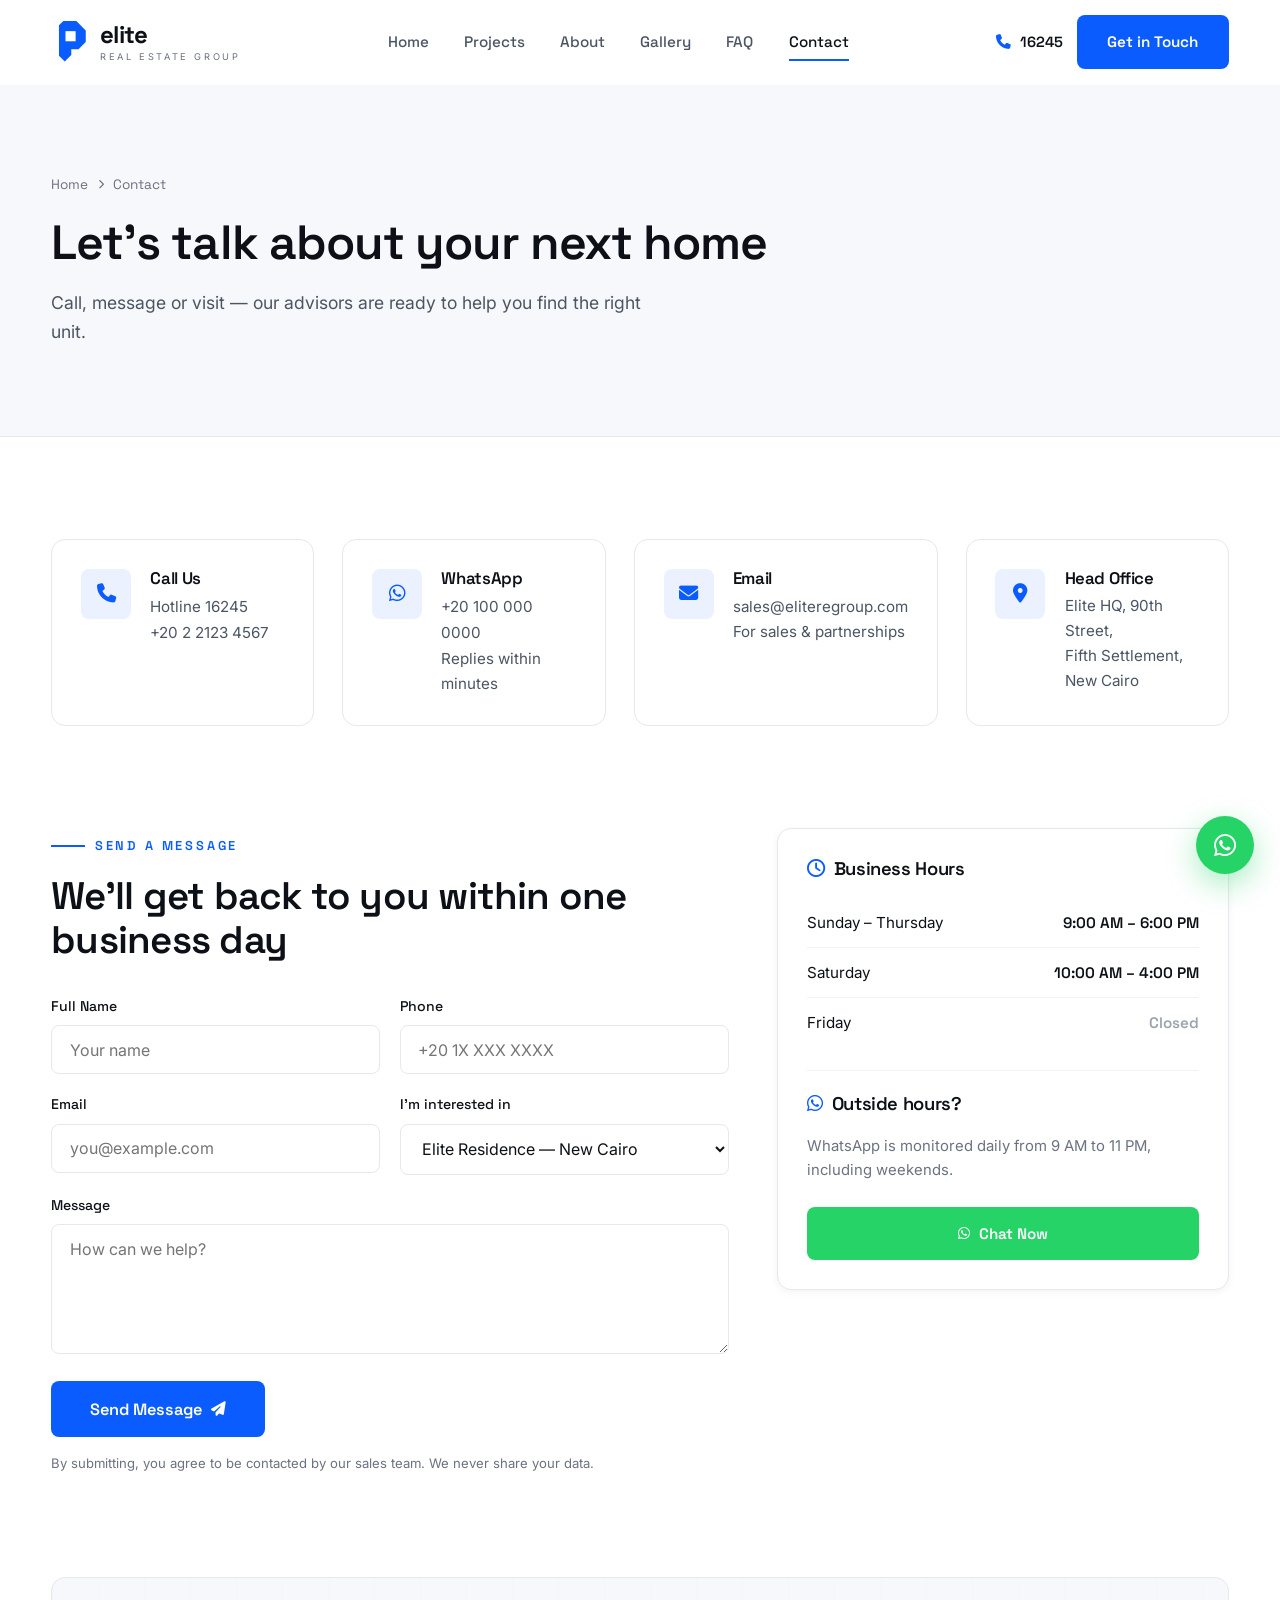
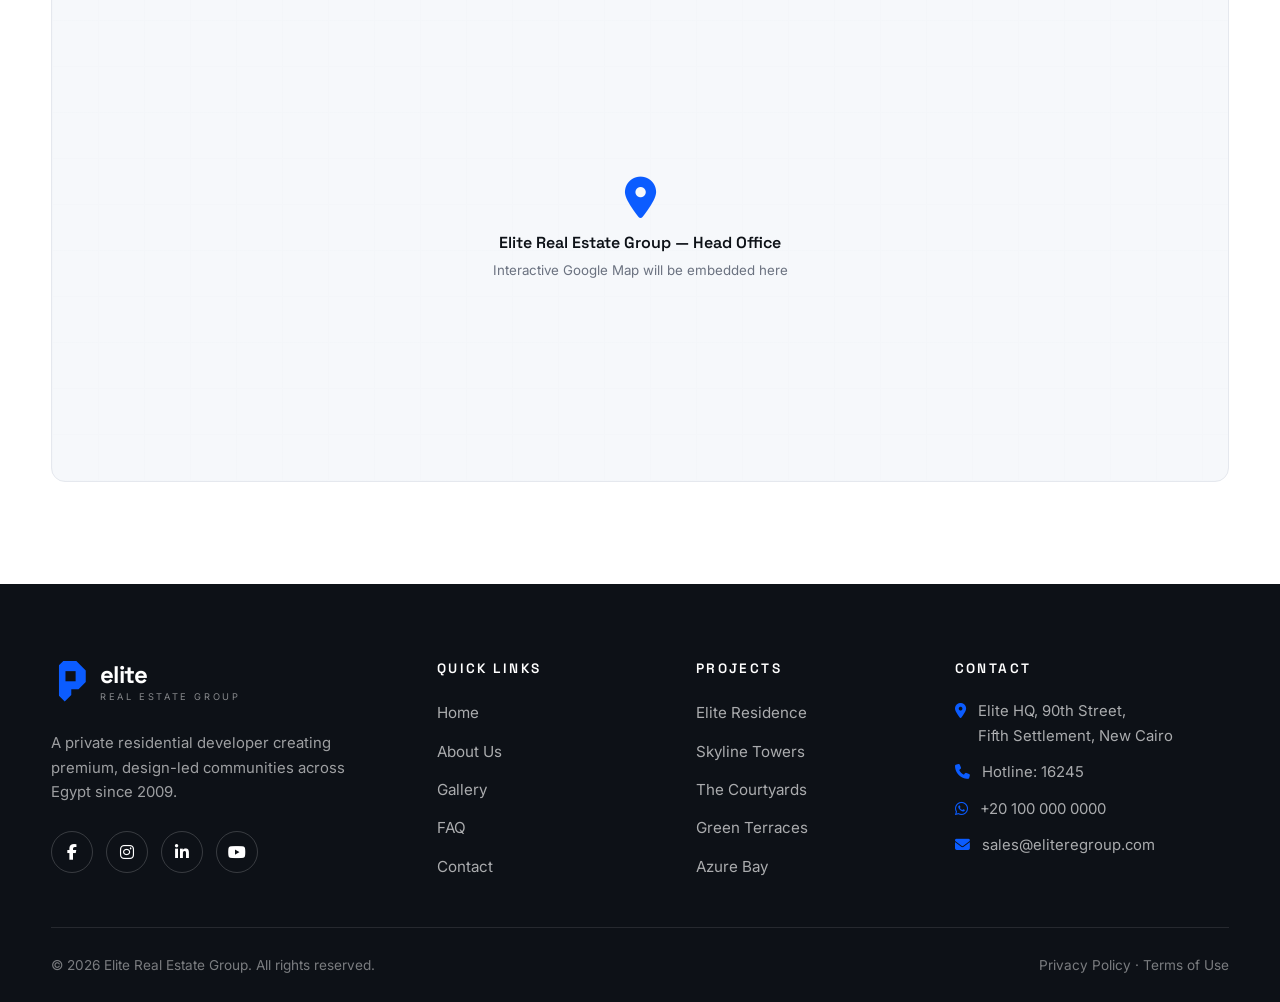
<file: contact.html>
<!DOCTYPE html>
<html lang="en">
<head>
  <meta charset="UTF-8">
  <meta name="viewport" content="width=device-width, initial-scale=1.0">
  <title>Contact Us — Elite Real Estate Group</title>
  <meta name="description" content="Contact Elite Real Estate Group's sales team by phone, WhatsApp, email or visit our headquarters.">
  <link rel="icon" type="image/svg+xml" href="assets/img/logo-mark.svg">
  <link rel="preconnect" href="https://fonts.googleapis.com">
  <link rel="preconnect" href="https://fonts.gstatic.com" crossorigin>
  <link href="https://fonts.googleapis.com/css2?family=Space+Grotesk:wght@400;500;600;700&family=Inter:wght@400;500;600&display=swap" rel="stylesheet">
  <link rel="stylesheet" href="https://cdnjs.cloudflare.com/ajax/libs/font-awesome/6.5.2/css/all.min.css">
  <link rel="stylesheet" href="assets/css/style.css">
</head>
<body>
  <!-- ======================= HEADER ======================= -->
  <header class="site-header">
    <div class="container nav-wrap">
      <a href="index.html" class="brand" aria-label="Elite Real Estate Group — Home">
        <svg viewBox="0 0 100 116" fill="none" xmlns="http://www.w3.org/2000/svg" aria-hidden="true">
          <path fill="#0B5CFF" d="M34 0h36l26 26v32L76 78H56v16L38 112 22 96V12L34 0Z"/>
          <rect fill="#FFFFFF" x="40" y="28" width="28" height="28"/>
        </svg>
        <span class="brand-text">
          <span class="brand-name">elite</span>
          <span class="brand-sub">Real Estate Group</span>
        </span>
      </a>

      <nav class="nav-menu" id="navMenu" aria-label="Main navigation">
        <a href="index.html">Home</a>
        <a href="projects.html">Projects</a>
        <a href="about.html">About</a>
        <a href="gallery.html">Gallery</a>
        <a href="faq.html">FAQ</a>
        <a href="contact.html" class="active">Contact</a>
        <a href="contact.html" class="btn btn-primary">Get in Touch</a>
      </nav>

      <div class="nav-cta">
        <a class="nav-phone" href="tel:16245"><i class="fa-solid fa-phone"></i> 16245</a>
        <a href="contact.html" class="btn btn-primary">Get in Touch</a>
        <button class="nav-toggle" aria-label="Toggle menu" aria-controls="navMenu">
          <span></span><span></span><span></span>
        </button>
      </div>
    </div>
  </header>
  <section class="page-hero">
    <div class="container">
      <nav class="breadcrumb" aria-label="Breadcrumb">
        <a href="index.html">Home</a> <i class="fa-solid fa-chevron-right"></i> <span>Contact</span>
      </nav>
      <h1 class="display-2">Let's talk about your next home</h1>
      <p>Call, message or visit — our advisors are ready to help you find the right unit.</p>
    </div>
  </section>

  <!-- ======================= CONTACT CARDS ======================= -->
  <section class="section" style="padding-bottom:0;">
    <div class="container grid grid-4">
      <div class="contact-info-card reveal">
        <div class="cic-icon"><i class="fa-solid fa-phone"></i></div>
        <div><h3>Call Us</h3><a href="tel:16245">Hotline 16245</a><br><a href="tel:+20221234567">+20 2 2123 4567</a></div>
      </div>
      <div class="contact-info-card reveal reveal-delay-1">
        <div class="cic-icon"><i class="fa-brands fa-whatsapp"></i></div>
        <div><h3>WhatsApp</h3><a href="https://wa.me/201000000000">+20 100 000 0000</a><p>Replies within minutes</p></div>
      </div>
      <div class="contact-info-card reveal reveal-delay-2">
        <div class="cic-icon"><i class="fa-solid fa-envelope"></i></div>
        <div><h3>Email</h3><a href="mailto:sales@eliteregroup.com">sales@eliteregroup.com</a><p>For sales & partnerships</p></div>
      </div>
      <div class="contact-info-card reveal reveal-delay-3">
        <div class="cic-icon"><i class="fa-solid fa-location-dot"></i></div>
        <div><h3>Head Office</h3><p>Elite HQ, 90th Street,<br>Fifth Settlement, New Cairo</p></div>
      </div>
    </div>
  </section>

  <!-- ======================= FORM + HOURS ======================= -->
  <section class="section">
    <div class="container contact-form-layout" style="display:grid;grid-template-columns:1.5fr 1fr;gap:3rem;align-items:start;">
      <div class="reveal">
        <span class="eyebrow">Send a Message</span>
        <h2 class="display-2" style="font-size:clamp(1.7rem,3vw,2.4rem);">We'll get back to you within one business day</h2>
        <form class="form-grid mt-4" data-prototype>
          <div class="form-field"><label for="c-name">Full Name</label><input id="c-name" type="text" placeholder="Your name" required></div>
          <div class="form-field"><label for="c-phone">Phone</label><input id="c-phone" type="tel" placeholder="+20 1X XXX XXXX" required></div>
          <div class="form-field"><label for="c-email">Email</label><input id="c-email" type="email" placeholder="you@example.com"></div>
          <div class="form-field">
            <label for="c-topic">I'm interested in</label>
            <select id="c-topic">
              <option>Elite Residence — New Cairo</option>
              <option>Skyline Towers — Sheikh Zayed</option>
              <option>The Courtyards — 6th of October</option>
              <option>Green Terraces — Mostakbal City</option>
              <option>Azure Bay — North Coast</option>
              <option>General inquiry</option>
            </select>
          </div>
          <div class="form-field full"><label for="c-msg">Message</label><textarea id="c-msg" placeholder="How can we help?" required></textarea></div>
          <div class="full">
            <button type="submit" class="btn btn-primary btn-lg">Send Message <i class="fa-solid fa-paper-plane"></i></button>
            <p class="form-note mt-2">By submitting, you agree to be contacted by our sales team. We never share your data.</p>
            <div class="form-success"><i class="fa-solid fa-circle-check"></i> Message sent! Our team will reach out to you shortly.</div>
          </div>
        </form>
      </div>

      <div class="sidebar-card reveal reveal-delay-1">
        <h3><i class="fa-regular fa-clock text-blue"></i>&nbsp; Business Hours</h3>
        <table class="hours-table">
          <tr><td>Sunday – Thursday</td><td>9:00 AM – 6:00 PM</td></tr>
          <tr><td>Saturday</td><td>10:00 AM – 4:00 PM</td></tr>
          <tr><td>Friday</td><td class="closed">Closed</td></tr>
        </table>
        <hr style="border:none;border-top:1px solid var(--gray-100);margin:1.4rem 0;">
        <h3><i class="fa-brands fa-whatsapp text-blue"></i>&nbsp; Outside hours?</h3>
        <p class="text-muted" style="font-size:.93rem;">WhatsApp is monitored daily from 9 AM to 11 PM, including weekends.</p>
        <a href="https://wa.me/201000000000" class="btn btn-whatsapp mt-3" style="width:100%;"><i class="fa-brands fa-whatsapp"></i> Chat Now</a>
      </div>
    </div>
  </section>

  <!-- ======================= MAP ======================= -->
  <section class="section" style="padding-top:0;">
    <div class="container reveal">
      <div class="map-placeholder">
        <div class="map-pin">
          <i class="fa-solid fa-location-dot"></i>
          <p>Elite Real Estate Group — Head Office</p>
          <small>Interactive Google Map will be embedded here</small>
        </div>
      </div>
    </div>
  </section>

  <!-- ======================= FOOTER ======================= -->
  <footer class="site-footer">
    <div class="container">
      <div class="footer-main">
        <div class="footer-brand">
          <a href="index.html" class="brand" aria-label="Elite Real Estate Group — Home">
            <svg style="height:42px;width:auto;" viewBox="0 0 100 116" fill="none" xmlns="http://www.w3.org/2000/svg" aria-hidden="true">
          <path fill="#0B5CFF" d="M34 0h36l26 26v32L76 78H56v16L38 112 22 96V12L34 0Z"/>
          <rect fill="#0D1117" x="40" y="28" width="28" height="28"/>
        </svg>
            <span class="brand-text">
              <span class="brand-name">elite</span>
              <span class="brand-sub">Real Estate Group</span>
            </span>
          </a>
          <p>A private residential developer creating premium, design-led communities across Egypt since 2009.</p>
          <div class="footer-social">
            <a href="#" aria-label="Facebook"><i class="fa-brands fa-facebook-f"></i></a>
            <a href="#" aria-label="Instagram"><i class="fa-brands fa-instagram"></i></a>
            <a href="#" aria-label="LinkedIn"><i class="fa-brands fa-linkedin-in"></i></a>
            <a href="#" aria-label="YouTube"><i class="fa-brands fa-youtube"></i></a>
          </div>
        </div>

        <div class="footer-col">
          <h4>Quick Links</h4>
          <ul>
            <li><a href="index.html">Home</a></li>
            <li><a href="about.html">About Us</a></li>
            <li><a href="gallery.html">Gallery</a></li>
            <li><a href="faq.html">FAQ</a></li>
            <li><a href="contact.html">Contact</a></li>
          </ul>
        </div>

        <div class="footer-col">
          <h4>Projects</h4>
          <ul>
            <li><a href="project-details.html">Elite Residence</a></li>
            <li><a href="projects.html">Skyline Towers</a></li>
            <li><a href="projects.html">The Courtyards</a></li>
            <li><a href="projects.html">Green Terraces</a></li>
            <li><a href="projects.html">Azure Bay</a></li>
          </ul>
        </div>

        <div class="footer-col">
          <h4>Contact</h4>
          <ul>
            <li class="contact-line"><i class="fa-solid fa-location-dot"></i> Elite HQ, 90th Street,<br>Fifth Settlement, New Cairo</li>
            <li class="contact-line"><i class="fa-solid fa-phone"></i> Hotline: 16245</li>
            <li class="contact-line"><i class="fa-brands fa-whatsapp"></i> +20 100 000 0000</li>
            <li class="contact-line"><i class="fa-solid fa-envelope"></i> sales@eliteregroup.com</li>
          </ul>
        </div>
      </div>

      <div class="footer-bottom">
        <span>© <span data-year>2026</span> Elite Real Estate Group. All rights reserved.</span>
        <span><a href="#">Privacy Policy</a> · <a href="#">Terms of Use</a></span>
      </div>
    </div>
  </footer>

  <!-- Floating actions -->
  <a href="https://wa.me/201000000000" class="float-whatsapp" aria-label="Chat on WhatsApp"><i class="fa-brands fa-whatsapp"></i></a>
  <button class="back-top" aria-label="Back to top"><i class="fa-solid fa-arrow-up"></i></button>

  <script src="assets/js/main.js"></script>
</body>
</html>
</file>
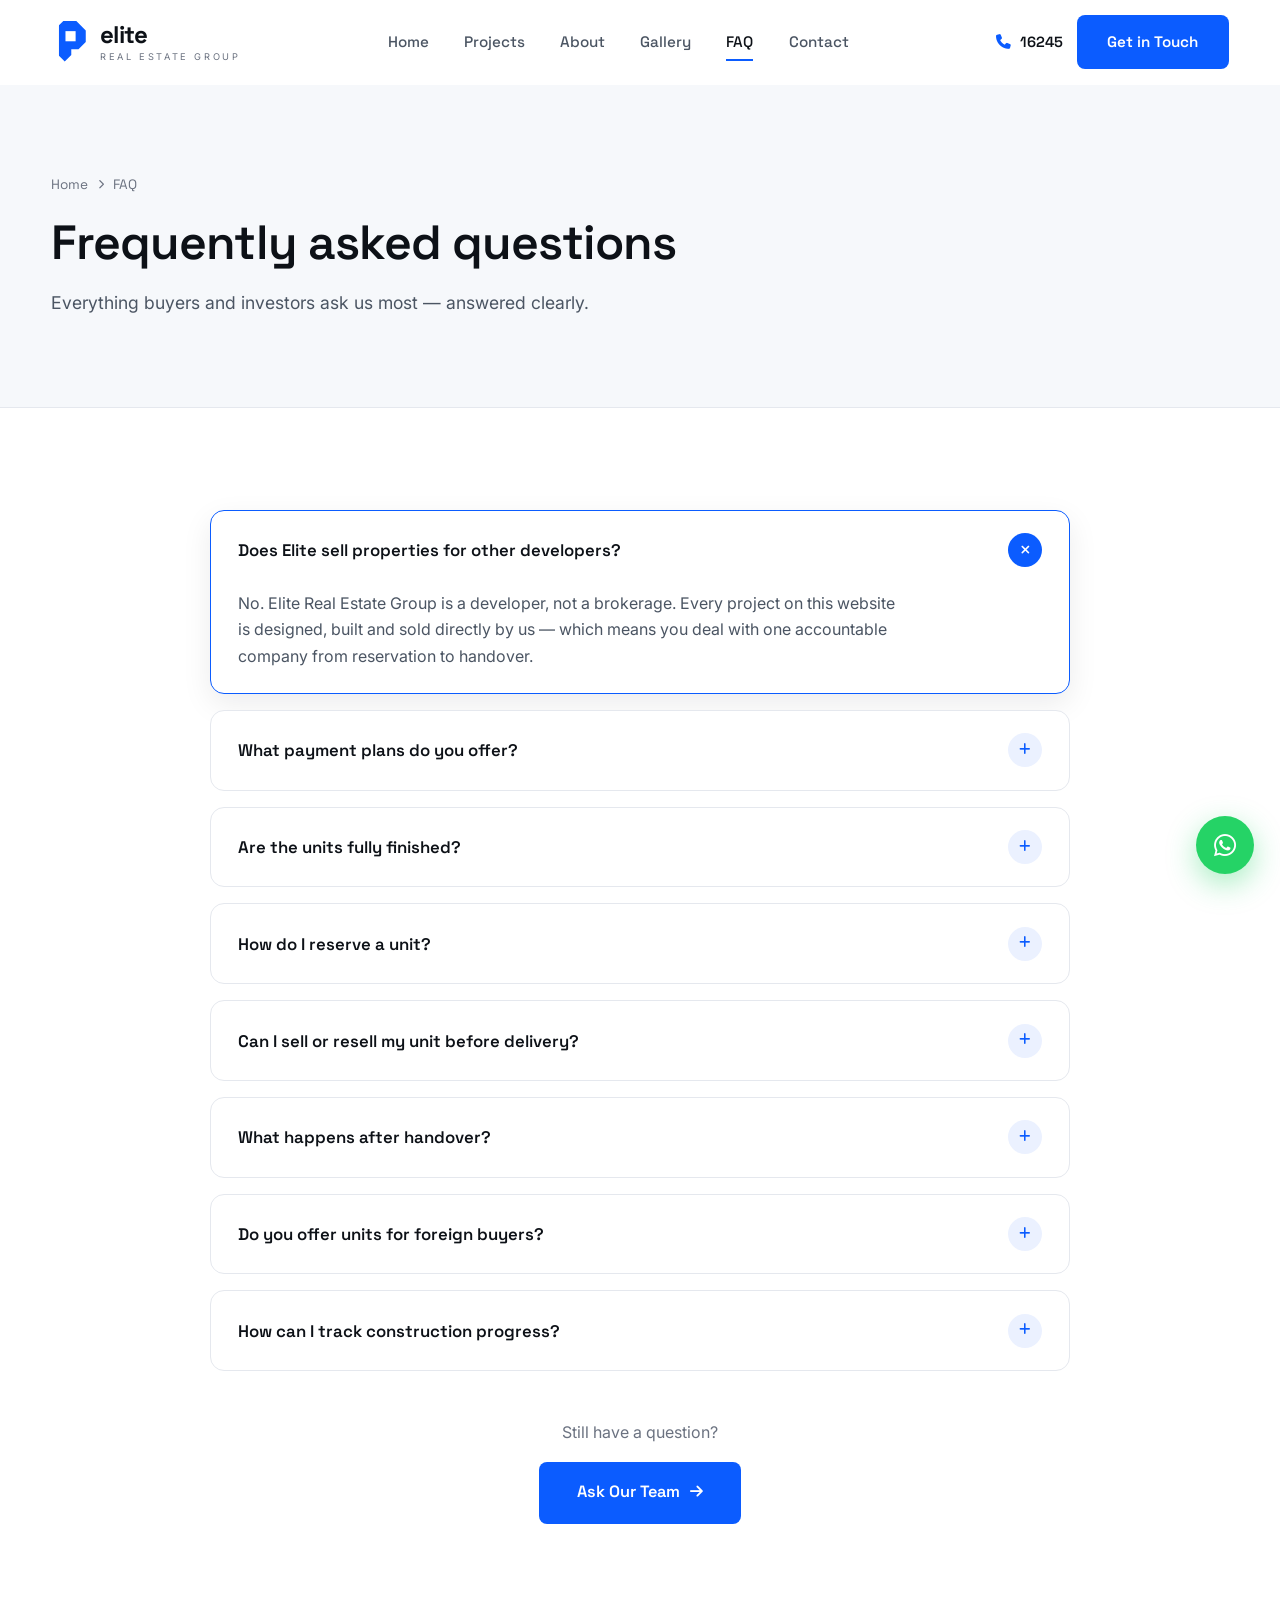
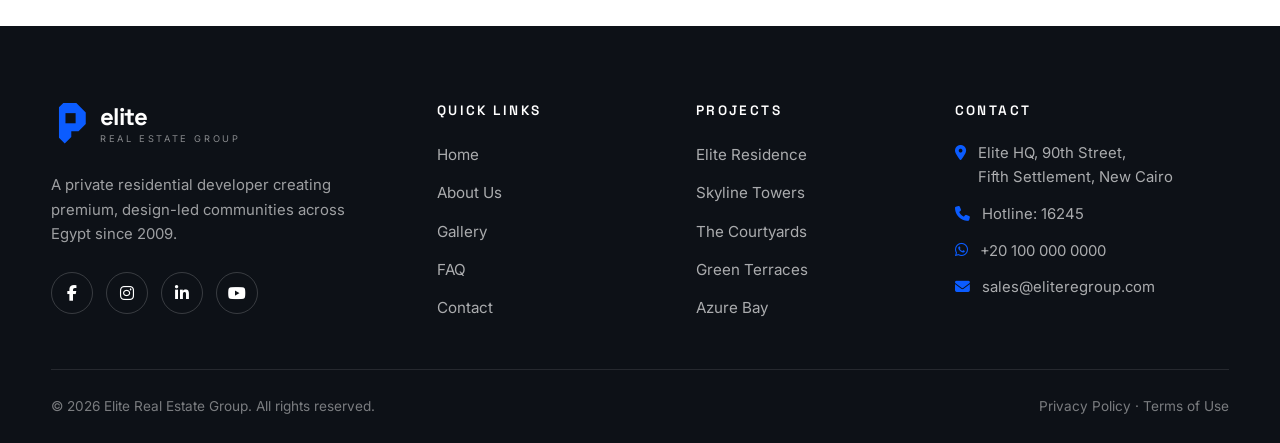
<file: faq.html>
<!DOCTYPE html>
<html lang="en">
<head>
  <meta charset="UTF-8">
  <meta name="viewport" content="width=device-width, initial-scale=1.0">
  <title>FAQ — Elite Real Estate Group</title>
  <meta name="description" content="Answers to common questions about buying a home from Elite Real Estate Group.">
  <link rel="icon" type="image/svg+xml" href="assets/img/logo-mark.svg">
  <link rel="preconnect" href="https://fonts.googleapis.com">
  <link rel="preconnect" href="https://fonts.gstatic.com" crossorigin>
  <link href="https://fonts.googleapis.com/css2?family=Space+Grotesk:wght@400;500;600;700&family=Inter:wght@400;500;600&display=swap" rel="stylesheet">
  <link rel="stylesheet" href="https://cdnjs.cloudflare.com/ajax/libs/font-awesome/6.5.2/css/all.min.css">
  <link rel="stylesheet" href="assets/css/style.css">
</head>
<body>
  <!-- ======================= HEADER ======================= -->
  <header class="site-header">
    <div class="container nav-wrap">
      <a href="index.html" class="brand" aria-label="Elite Real Estate Group — Home">
        <svg viewBox="0 0 100 116" fill="none" xmlns="http://www.w3.org/2000/svg" aria-hidden="true">
          <path fill="#0B5CFF" d="M34 0h36l26 26v32L76 78H56v16L38 112 22 96V12L34 0Z"/>
          <rect fill="#FFFFFF" x="40" y="28" width="28" height="28"/>
        </svg>
        <span class="brand-text">
          <span class="brand-name">elite</span>
          <span class="brand-sub">Real Estate Group</span>
        </span>
      </a>

      <nav class="nav-menu" id="navMenu" aria-label="Main navigation">
        <a href="index.html">Home</a>
        <a href="projects.html">Projects</a>
        <a href="about.html">About</a>
        <a href="gallery.html">Gallery</a>
        <a href="faq.html" class="active">FAQ</a>
        <a href="contact.html">Contact</a>
        <a href="contact.html" class="btn btn-primary">Get in Touch</a>
      </nav>

      <div class="nav-cta">
        <a class="nav-phone" href="tel:16245"><i class="fa-solid fa-phone"></i> 16245</a>
        <a href="contact.html" class="btn btn-primary">Get in Touch</a>
        <button class="nav-toggle" aria-label="Toggle menu" aria-controls="navMenu">
          <span></span><span></span><span></span>
        </button>
      </div>
    </div>
  </header>
  <section class="page-hero">
    <div class="container">
      <nav class="breadcrumb" aria-label="Breadcrumb">
        <a href="index.html">Home</a> <i class="fa-solid fa-chevron-right"></i> <span>FAQ</span>
      </nav>
      <h1 class="display-2">Frequently asked questions</h1>
      <p>Everything buyers and investors ask us most — answered clearly.</p>
    </div>
  </section>

  <!-- ======================= FAQ ======================= -->
  <section class="section">
    <div class="container" style="max-width:860px;">
      <div class="accordion">
        <div class="acc-item reveal open">
          <button class="acc-head" aria-expanded="true">
            Does Elite sell properties for other developers?
            <span class="acc-icon"><i class="fa-solid fa-plus"></i></span>
          </button>
          <div class="acc-body">
            <div class="acc-body-inner">No. Elite Real Estate Group is a developer, not a brokerage. Every project on this website is designed, built and sold directly by us — which means you deal with one accountable company from reservation to handover.</div>
          </div>
        </div>
        <div class="acc-item reveal">
          <button class="acc-head" aria-expanded="false">
            What payment plans do you offer?
            <span class="acc-icon"><i class="fa-solid fa-plus"></i></span>
          </button>
          <div class="acc-body">
            <div class="acc-body-inner">Most projects start with a 5% down payment followed by equal, interest-free installments over up to 8 years. Exact plans vary by project and unit — our sales team will prepare a personalized schedule for you.</div>
          </div>
        </div>
        <div class="acc-item reveal">
          <button class="acc-head" aria-expanded="false">
            Are the units fully finished?
            <span class="acc-icon"><i class="fa-solid fa-plus"></i></span>
          </button>
          <div class="acc-body">
            <div class="acc-body-inner">Yes. All Elite apartments are delivered fully finished, including flooring, painting, bathrooms and kitchen fittings, with smart-home readiness in our newer projects.</div>
          </div>
        </div>
        <div class="acc-item reveal">
          <button class="acc-head" aria-expanded="false">
            How do I reserve a unit?
            <span class="acc-icon"><i class="fa-solid fa-plus"></i></span>
          </button>
          <div class="acc-body">
            <div class="acc-body-inner">Choose your unit with a sales advisor, sign a reservation form and pay a refundable reservation fee. Your contract is then prepared within 14 days, with our legal team available to answer any questions.</div>
          </div>
        </div>
        <div class="acc-item reveal">
          <button class="acc-head" aria-expanded="false">
            Can I sell or resell my unit before delivery?
            <span class="acc-icon"><i class="fa-solid fa-plus"></i></span>
          </button>
          <div class="acc-body">
            <div class="acc-body-inner">Yes, resale before delivery is permitted after a minimum payment threshold, subject to a simple administrative transfer process handled by our customer service team.</div>
          </div>
        </div>
        <div class="acc-item reveal">
          <button class="acc-head" aria-expanded="false">
            What happens after handover?
            <span class="acc-icon"><i class="fa-solid fa-plus"></i></span>
          </button>
          <div class="acc-body">
            <div class="acc-body-inner">Every community is run by our facility management arm: security, landscaping, cleaning and maintenance. Your unit is covered by warranty for structural and finishing works per your contract.</div>
          </div>
        </div>
        <div class="acc-item reveal">
          <button class="acc-head" aria-expanded="false">
            Do you offer units for foreign buyers?
            <span class="acc-icon"><i class="fa-solid fa-plus"></i></span>
          </button>
          <div class="acc-body">
            <div class="acc-body-inner">Yes. Foreign nationals can purchase in all our projects. Our legal team will guide you through the registration steps applicable to non-Egyptian buyers.</div>
          </div>
        </div>
        <div class="acc-item reveal">
          <button class="acc-head" aria-expanded="false">
            How can I track construction progress?
            <span class="acc-icon"><i class="fa-solid fa-plus"></i></span>
          </button>
          <div class="acc-body">
            <div class="acc-body-inner">Each project page includes a construction progress section updated with photos and milestones, and owners receive periodic email updates. You can also book a site visit at any time.</div>
          </div>
        </div>
      </div>

      <div class="text-center mt-5 reveal">
        <p class="text-muted mb-2">Still have a question?</p>
        <a href="contact.html" class="btn btn-primary btn-lg">Ask Our Team <i class="fa-solid fa-arrow-right"></i></a>
      </div>
    </div>
  </section>

  <!-- ======================= FOOTER ======================= -->
  <footer class="site-footer">
    <div class="container">
      <div class="footer-main">
        <div class="footer-brand">
          <a href="index.html" class="brand" aria-label="Elite Real Estate Group — Home">
            <svg style="height:42px;width:auto;" viewBox="0 0 100 116" fill="none" xmlns="http://www.w3.org/2000/svg" aria-hidden="true">
          <path fill="#0B5CFF" d="M34 0h36l26 26v32L76 78H56v16L38 112 22 96V12L34 0Z"/>
          <rect fill="#0D1117" x="40" y="28" width="28" height="28"/>
        </svg>
            <span class="brand-text">
              <span class="brand-name">elite</span>
              <span class="brand-sub">Real Estate Group</span>
            </span>
          </a>
          <p>A private residential developer creating premium, design-led communities across Egypt since 2009.</p>
          <div class="footer-social">
            <a href="#" aria-label="Facebook"><i class="fa-brands fa-facebook-f"></i></a>
            <a href="#" aria-label="Instagram"><i class="fa-brands fa-instagram"></i></a>
            <a href="#" aria-label="LinkedIn"><i class="fa-brands fa-linkedin-in"></i></a>
            <a href="#" aria-label="YouTube"><i class="fa-brands fa-youtube"></i></a>
          </div>
        </div>

        <div class="footer-col">
          <h4>Quick Links</h4>
          <ul>
            <li><a href="index.html">Home</a></li>
            <li><a href="about.html">About Us</a></li>
            <li><a href="gallery.html">Gallery</a></li>
            <li><a href="faq.html">FAQ</a></li>
            <li><a href="contact.html">Contact</a></li>
          </ul>
        </div>

        <div class="footer-col">
          <h4>Projects</h4>
          <ul>
            <li><a href="project-details.html">Elite Residence</a></li>
            <li><a href="projects.html">Skyline Towers</a></li>
            <li><a href="projects.html">The Courtyards</a></li>
            <li><a href="projects.html">Green Terraces</a></li>
            <li><a href="projects.html">Azure Bay</a></li>
          </ul>
        </div>

        <div class="footer-col">
          <h4>Contact</h4>
          <ul>
            <li class="contact-line"><i class="fa-solid fa-location-dot"></i> Elite HQ, 90th Street,<br>Fifth Settlement, New Cairo</li>
            <li class="contact-line"><i class="fa-solid fa-phone"></i> Hotline: 16245</li>
            <li class="contact-line"><i class="fa-brands fa-whatsapp"></i> +20 100 000 0000</li>
            <li class="contact-line"><i class="fa-solid fa-envelope"></i> sales@eliteregroup.com</li>
          </ul>
        </div>
      </div>

      <div class="footer-bottom">
        <span>© <span data-year>2026</span> Elite Real Estate Group. All rights reserved.</span>
        <span><a href="#">Privacy Policy</a> · <a href="#">Terms of Use</a></span>
      </div>
    </div>
  </footer>

  <!-- Floating actions -->
  <a href="https://wa.me/201000000000" class="float-whatsapp" aria-label="Chat on WhatsApp"><i class="fa-brands fa-whatsapp"></i></a>
  <button class="back-top" aria-label="Back to top"><i class="fa-solid fa-arrow-up"></i></button>

  <script src="assets/js/main.js"></script>
</body>
</html>
</file>
<file: assets/css/style.css>
/* ==========================================================================
   ELITE REAL ESTATE GROUP — Design System
   Modern · Premium · Minimal · Architectural
   ========================================================================== */

/* ---------- Design Tokens ---------- */
:root {
  /* Brand */
  --blue: #0B5CFF;
  --blue-dark: #0847C4;
  --blue-tint: #EBF1FF;
  --ink: #0D1117;
  --gray-800: #1F242B;
  --gray-600: #4B5563;
  --gray-500: #6B7280;
  --gray-400: #9CA3AF;
  --gray-200: #E5E8EE;
  --gray-100: #F0F2F6;
  --bg: #FFFFFF;
  --bg-soft: #F6F8FB;

  /* Type */
  --font-display: 'Space Grotesk', sans-serif;
  --font-body: 'Inter', sans-serif;

  /* Layout */
  --container: 1240px;
  --radius: 14px;
  --radius-sm: 8px;
  --shadow-sm: 0 2px 8px rgba(13, 17, 23, .05);
  --shadow-md: 0 10px 30px rgba(13, 17, 23, .08);
  --shadow-lg: 0 24px 60px rgba(13, 17, 23, .12);
  --ease: cubic-bezier(.22, .61, .36, 1);
}

/* ---------- Reset ---------- */
*, *::before, *::after { box-sizing: border-box; margin: 0; padding: 0; }
html { scroll-behavior: smooth; }
body {
  font-family: var(--font-body);
  color: var(--ink);
  background: var(--bg);
  line-height: 1.65;
  font-size: 16px;
  -webkit-font-smoothing: antialiased;
}
img { max-width: 100%; display: block; }
a { color: inherit; text-decoration: none; }
ul, ol { list-style: none; }
button { font-family: inherit; cursor: pointer; border: none; background: none; }
input, textarea, select { font-family: inherit; font-size: 1rem; }

/* ---------- Typography ---------- */
h1, h2, h3, h4, h5 {
  font-family: var(--font-display);
  font-weight: 600;
  line-height: 1.15;
  letter-spacing: -.02em;
  color: var(--ink);
}
.display-1 { font-size: clamp(2.6rem, 5.5vw, 4.4rem); }
.display-2 { font-size: clamp(2rem, 4vw, 3rem); }
h3 { font-size: 1.35rem; }
.lead { font-size: 1.15rem; color: var(--gray-600); }
.text-muted { color: var(--gray-500); }
.text-blue { color: var(--blue); }

.eyebrow {
  display: inline-flex;
  align-items: center;
  gap: .6rem;
  font-family: var(--font-display);
  font-size: .8rem;
  font-weight: 600;
  letter-spacing: .22em;
  text-transform: uppercase;
  color: var(--blue);
  margin-bottom: 1.1rem;
}
.eyebrow::before {
  content: "";
  width: 34px;
  height: 2px;
  background: var(--blue);
}

/* ---------- Layout ---------- */
.container { width: min(var(--container), 92%); margin-inline: auto; }
.section { padding: clamp(4.5rem, 8vw, 7.5rem) 0; }
.section-soft { background: var(--bg-soft); }
.section-head { max-width: 640px; margin-bottom: clamp(2.5rem, 5vw, 4rem); }
.section-head.center { margin-inline: auto; text-align: center; }
.section-head.center .eyebrow::before { display: none; }
.section-head p { margin-top: 1rem; color: var(--gray-600); }
.section-head-row {
  display: flex;
  align-items: flex-end;
  justify-content: space-between;
  gap: 2rem;
  flex-wrap: wrap;
  margin-bottom: clamp(2.5rem, 5vw, 4rem);
}
.section-head-row .section-head { margin-bottom: 0; }

.grid { display: grid; gap: 1.75rem; }
.grid-2 { grid-template-columns: repeat(2, 1fr); }
.grid-3 { grid-template-columns: repeat(3, 1fr); }
.grid-4 { grid-template-columns: repeat(4, 1fr); }
@media (max-width: 992px) {
  .grid-3, .grid-4 { grid-template-columns: repeat(2, 1fr); }
}
@media (max-width: 640px) {
  .grid-2, .grid-3, .grid-4 { grid-template-columns: 1fr; }
}

/* ---------- Buttons ---------- */
.btn {
  display: inline-flex;
  align-items: center;
  justify-content: center;
  gap: .6rem;
  font-family: var(--font-display);
  font-weight: 600;
  font-size: .95rem;
  padding: .9rem 1.9rem;
  border-radius: var(--radius-sm);
  transition: all .3s var(--ease);
  white-space: nowrap;
}
.btn i { font-size: .9em; transition: transform .3s var(--ease); }
.btn:hover i.fa-arrow-right { transform: translateX(4px); }
.btn-primary { background: var(--blue); color: #fff; }
.btn-primary:hover { background: var(--blue-dark); transform: translateY(-2px); box-shadow: 0 12px 28px rgba(11, 92, 255, .3); }
.btn-dark { background: var(--ink); color: #fff; }
.btn-dark:hover { background: #000; transform: translateY(-2px); }
.btn-outline { border: 1.5px solid var(--gray-200); color: var(--ink); background: #fff; }
.btn-outline:hover { border-color: var(--blue); color: var(--blue); transform: translateY(-2px); }
.btn-white { background: #fff; color: var(--ink); }
.btn-white:hover { transform: translateY(-2px); box-shadow: 0 12px 28px rgba(0, 0, 0, .18); }
.btn-ghost-white { border: 1.5px solid rgba(255, 255, 255, .4); color: #fff; }
.btn-ghost-white:hover { background: rgba(255, 255, 255, .12); border-color: #fff; }
.btn-whatsapp { background: #25D366; color: #fff; }
.btn-whatsapp:hover { background: #1DA851; transform: translateY(-2px); }
.btn-lg { padding: 1.1rem 2.4rem; font-size: 1.02rem; }
.btn-block { width: 100%; }

.link-arrow {
  display: inline-flex;
  align-items: center;
  gap: .5rem;
  font-family: var(--font-display);
  font-weight: 600;
  color: var(--blue);
  transition: gap .3s var(--ease);
}
.link-arrow:hover { gap: .85rem; }

/* ---------- Header / Navigation ---------- */
.site-header {
  position: fixed;
  inset: 0 0 auto 0;
  z-index: 1000;
  background: rgba(255, 255, 255, .92);
  backdrop-filter: blur(14px);
  -webkit-backdrop-filter: blur(14px);
  border-bottom: 1px solid transparent;
  transition: box-shadow .35s var(--ease), border-color .35s var(--ease);
}
.site-header.scrolled { border-color: var(--gray-200); box-shadow: var(--shadow-sm); }
.nav-wrap {
  display: flex;
  align-items: center;
  justify-content: space-between;
  height: 84px;
  gap: 2rem;
}
.brand { display: inline-flex; align-items: center; gap: .8rem; }
.brand svg { height: 42px; width: auto; }
.brand-text { display: flex; flex-direction: column; line-height: 1; }
.brand-name {
  font-family: var(--font-display);
  font-weight: 700;
  font-size: 1.5rem;
  letter-spacing: -.03em;
  color: var(--ink);
}
.brand-sub {
  font-size: .58rem;
  letter-spacing: .28em;
  text-transform: uppercase;
  color: var(--gray-500);
  margin-top: .3rem;
}
.nav-menu { display: flex; align-items: center; gap: 2.2rem; }
.nav-menu > .btn { display: none; }
.nav-menu a {
  font-family: var(--font-display);
  font-weight: 500;
  font-size: .95rem;
  color: var(--gray-600);
  position: relative;
  padding: .4rem 0;
  transition: color .25s;
}
.nav-menu a::after {
  content: "";
  position: absolute;
  left: 0; bottom: 0;
  width: 100%;
  height: 2px;
  background: var(--blue);
  transform: scaleX(0);
  transform-origin: left;
  transition: transform .3s var(--ease);
}
.nav-menu a:hover, .nav-menu a.active { color: var(--ink); }
.nav-menu a:hover::after, .nav-menu a.active::after { transform: scaleX(1); }
.nav-cta { display: flex; align-items: center; gap: .9rem; }
.nav-phone {
  display: inline-flex;
  align-items: center;
  gap: .55rem;
  font-family: var(--font-display);
  font-weight: 600;
  font-size: .92rem;
  color: var(--ink);
}
.nav-phone i { color: var(--blue); }
.nav-toggle {
  display: none;
  flex-direction: column;
  gap: 5px;
  padding: .5rem;
}
.nav-toggle span {
  width: 24px; height: 2px;
  background: var(--ink);
  border-radius: 2px;
  transition: all .3s var(--ease);
}
.nav-toggle.open span:nth-child(1) { transform: translateY(7px) rotate(45deg); }
.nav-toggle.open span:nth-child(2) { opacity: 0; }
.nav-toggle.open span:nth-child(3) { transform: translateY(-7px) rotate(-45deg); }

@media (max-width: 1080px) {
  .nav-phone { display: none; }
}
@media (max-width: 900px) {
  .nav-toggle { display: flex; }
  .nav-cta .btn { display: none; }
  .nav-menu {
    position: fixed;
    top: 84px; left: 0; right: 0;
    flex-direction: column;
    align-items: stretch;
    gap: 0;
    background: #fff;
    border-bottom: 1px solid var(--gray-200);
    box-shadow: var(--shadow-md);
    padding: .5rem 0 1rem;
    transform: translateY(-12px);
    opacity: 0;
    visibility: hidden;
    transition: all .35s var(--ease);
  }
  .nav-menu.open { transform: translateY(0); opacity: 1; visibility: visible; }
  .nav-menu a { padding: .9rem 6%; font-size: 1.05rem; }
  .nav-menu a::after { display: none; }
  .nav-menu > .btn { display: inline-flex; margin: .8rem 6% 0; }
}

/* ---------- Hero ---------- */
.hero {
  position: relative;
  min-height: 92vh;
  display: flex;
  align-items: center;
  color: #fff;
  overflow: hidden;
  margin-top: 84px;
}
.hero-media { position: absolute; inset: 0; }
.hero-media img { width: 100%; height: 100%; object-fit: cover; animation: heroZoom 14s var(--ease) forwards; }
@keyframes heroZoom { from { transform: scale(1.08); } to { transform: scale(1); } }
.hero-media::after {
  content: "";
  position: absolute;
  inset: 0;
  background: linear-gradient(90deg, rgba(9, 12, 18, .78) 0%, rgba(9, 12, 18, .45) 55%, rgba(9, 12, 18, .15) 100%);
}
.hero-inner { position: relative; z-index: 2; padding: 7rem 0; max-width: 780px; }
.hero .eyebrow { color: #fff; }
.hero .eyebrow::before { background: var(--blue); }
.hero h1 { color: #fff; margin-bottom: 1.4rem; }
.hero h1 .accent { color: var(--blue); }
.hero p { font-size: 1.2rem; color: rgba(255, 255, 255, .85); max-width: 560px; margin-bottom: 2.4rem; }
.hero-actions { display: flex; gap: 1rem; flex-wrap: wrap; }
.hero-scroll {
  position: absolute;
  bottom: 2.2rem; left: 50%;
  transform: translateX(-50%);
  z-index: 2;
  color: rgba(255, 255, 255, .75);
  font-size: .75rem;
  letter-spacing: .25em;
  text-transform: uppercase;
  display: flex;
  flex-direction: column;
  align-items: center;
  gap: .7rem;
}
.hero-scroll i { animation: bounceDown 2s infinite; }
@keyframes bounceDown { 0%, 100% { transform: translateY(0); } 50% { transform: translateY(7px); } }

/* Page hero (inner pages) */
.page-hero {
  margin-top: 84px;
  padding: clamp(4rem, 7vw, 6.5rem) 0;
  background: var(--bg-soft);
  border-bottom: 1px solid var(--gray-200);
}
.page-hero .breadcrumb {
  display: flex;
  gap: .6rem;
  align-items: center;
  font-size: .85rem;
  color: var(--gray-500);
  margin-bottom: 1.2rem;
  font-family: var(--font-display);
}
.page-hero .breadcrumb a:hover { color: var(--blue); }
.page-hero .breadcrumb i { font-size: .6rem; }
.page-hero p { max-width: 620px; margin-top: 1.1rem; color: var(--gray-600); font-size: 1.1rem; }

/* ---------- Cards: Projects ---------- */
.project-card {
  background: #fff;
  border-radius: var(--radius);
  overflow: hidden;
  border: 1px solid var(--gray-200);
  transition: transform .4s var(--ease), box-shadow .4s var(--ease);
  display: flex;
  flex-direction: column;
}
.project-card:hover { transform: translateY(-8px); box-shadow: var(--shadow-lg); }
.project-card-media { position: relative; overflow: hidden; aspect-ratio: 4 / 3; }
.project-card-media img {
  width: 100%; height: 100%;
  object-fit: cover;
  transition: transform .7s var(--ease);
}
.project-card:hover .project-card-media img { transform: scale(1.06); }
.badge {
  position: absolute;
  top: 1rem; left: 1rem;
  font-family: var(--font-display);
  font-size: .72rem;
  font-weight: 600;
  letter-spacing: .08em;
  text-transform: uppercase;
  padding: .42rem .85rem;
  border-radius: 100px;
  background: rgba(255, 255, 255, .95);
  color: var(--ink);
  backdrop-filter: blur(4px);
}
.badge.blue { background: var(--blue); color: #fff; }
.badge.dark { background: rgba(13, 17, 23, .85); color: #fff; }
.project-card-body { padding: 1.6rem 1.6rem 1.8rem; display: flex; flex-direction: column; gap: .55rem; flex: 1; }
.project-card-body .loc {
  display: flex;
  align-items: center;
  gap: .45rem;
  font-size: .87rem;
  color: var(--gray-500);
}
.project-card-body .loc i { color: var(--blue); font-size: .8rem; }
.project-card-body h3 a:hover { color: var(--blue); }
.project-card-body p { font-size: .93rem; color: var(--gray-600); flex: 1; }
.project-card-body .link-arrow { margin-top: .8rem; font-size: .92rem; }

/* ---------- Feature cards ---------- */
.feature-card {
  background: #fff;
  border: 1px solid var(--gray-200);
  border-radius: var(--radius);
  padding: 2.2rem 1.9rem;
  transition: transform .35s var(--ease), box-shadow .35s var(--ease), border-color .35s;
}
.feature-card:hover { transform: translateY(-6px); box-shadow: var(--shadow-md); border-color: transparent; }
.feature-icon {
  width: 56px; height: 56px;
  border-radius: var(--radius-sm);
  background: var(--blue-tint);
  color: var(--blue);
  display: grid;
  place-items: center;
  font-size: 1.35rem;
  margin-bottom: 1.4rem;
  transition: all .35s var(--ease);
}
.feature-card:hover .feature-icon { background: var(--blue); color: #fff; }
.feature-card h3 { font-size: 1.15rem; margin-bottom: .6rem; }
.feature-card p { font-size: .93rem; color: var(--gray-600); }

/* ---------- Stats ---------- */
.stats-band { background: var(--ink); color: #fff; }
.stats-grid { display: grid; grid-template-columns: repeat(4, 1fr); gap: 2rem; }
.stat { text-align: center; padding: 1rem 0; }
.stat .num {
  font-family: var(--font-display);
  font-size: clamp(2.4rem, 4vw, 3.4rem);
  font-weight: 700;
  color: #fff;
  line-height: 1;
}
.stat .num span.suffix { color: var(--blue); }
.stat .label {
  margin-top: .7rem;
  font-size: .85rem;
  letter-spacing: .12em;
  text-transform: uppercase;
  color: rgba(255, 255, 255, .65);
}
@media (max-width: 768px) { .stats-grid { grid-template-columns: repeat(2, 1fr); } }

/* ---------- Journey / Steps ---------- */
.journey-grid { display: grid; grid-template-columns: repeat(4, 1fr); gap: 1.75rem; }
.journey-step {
  position: relative;
  background: #fff;
  border: 1px solid var(--gray-200);
  border-radius: var(--radius);
  padding: 2.4rem 1.8rem 2rem;
  transition: transform .35s var(--ease), box-shadow .35s var(--ease);
}
.journey-step:hover { transform: translateY(-6px); box-shadow: var(--shadow-md); }
.journey-step .step-num {
  font-family: var(--font-display);
  font-size: 3rem;
  font-weight: 700;
  color: var(--blue-tint);
  line-height: 1;
  margin-bottom: 1rem;
  transition: color .3s;
}
.journey-step:hover .step-num { color: var(--blue); }
.journey-step h3 { font-size: 1.1rem; margin-bottom: .5rem; }
.journey-step p { font-size: .9rem; color: var(--gray-600); }
@media (max-width: 992px) { .journey-grid { grid-template-columns: repeat(2, 1fr); } }
@media (max-width: 640px) { .journey-grid { grid-template-columns: 1fr; } }

/* ---------- CTA band ---------- */
.cta-band {
  position: relative;
  color: #fff;
  overflow: hidden;
  border-radius: var(--radius);
}
.cta-band img { position: absolute; inset: 0; width: 100%; height: 100%; object-fit: cover; }
.cta-band::after {
  content: "";
  position: absolute; inset: 0;
  background: linear-gradient(90deg, rgba(9, 12, 18, .85), rgba(9, 12, 18, .55));
}
.cta-band-inner {
  position: relative;
  z-index: 2;
  padding: clamp(3rem, 6vw, 5rem);
  display: flex;
  align-items: center;
  justify-content: space-between;
  gap: 2.5rem;
  flex-wrap: wrap;
}
.cta-band h2 { color: #fff; max-width: 520px; }
.cta-band p { color: rgba(255, 255, 255, .8); margin-top: .8rem; max-width: 480px; }
.cta-band .actions { display: flex; gap: 1rem; flex-wrap: wrap; }

/* Contact banner (blue) */
.contact-banner { background: var(--blue); color: #fff; }
.contact-banner-inner {
  display: flex;
  align-items: center;
  justify-content: space-between;
  gap: 2rem;
  flex-wrap: wrap;
  padding: clamp(2.5rem, 5vw, 3.5rem) 0;
}
.contact-banner h2 { color: #fff; font-size: clamp(1.5rem, 3vw, 2.2rem); }
.contact-banner p { color: rgba(255, 255, 255, .85); margin-top: .5rem; }

/* ---------- Split sections ---------- */
.split {
  display: grid;
  grid-template-columns: 1fr 1fr;
  gap: clamp(2.5rem, 6vw, 5.5rem);
  align-items: center;
}
.split-media { position: relative; border-radius: var(--radius); overflow: hidden; }
.split-media img { width: 100%; height: 100%; object-fit: cover; aspect-ratio: 4 / 4.6; }
.split-media .float-card {
  position: absolute;
  bottom: 1.4rem; left: 1.4rem; right: 1.4rem;
  background: rgba(255, 255, 255, .95);
  backdrop-filter: blur(8px);
  border-radius: var(--radius-sm);
  padding: 1.1rem 1.4rem;
  display: flex;
  align-items: center;
  gap: 1rem;
  box-shadow: var(--shadow-md);
}
.split-media .float-card i { font-size: 1.5rem; color: var(--blue); }
.split-media .float-card strong { font-family: var(--font-display); display: block; }
.split-media .float-card small { color: var(--gray-500); }
.split-content .checklist { margin-top: 1.6rem; display: grid; gap: .9rem; }
.split-content .checklist li { display: flex; gap: .8rem; align-items: flex-start; color: var(--gray-600); }
.split-content .checklist i { color: var(--blue); margin-top: .3rem; }
@media (max-width: 900px) { .split { grid-template-columns: 1fr; } }

/* ---------- Filters / pills ---------- */
.filter-bar { display: flex; gap: .7rem; flex-wrap: wrap; }
.filter-pill {
  font-family: var(--font-display);
  font-weight: 500;
  font-size: .88rem;
  padding: .6rem 1.3rem;
  border-radius: 100px;
  border: 1.5px solid var(--gray-200);
  color: var(--gray-600);
  background: #fff;
  transition: all .25s var(--ease);
}
.filter-pill:hover { border-color: var(--blue); color: var(--blue); }
.filter-pill.active { background: var(--ink); border-color: var(--ink); color: #fff; }

/* ---------- Gallery ---------- */
.masonry { columns: 3; column-gap: 1.5rem; }
.masonry-item {
  break-inside: avoid;
  margin-bottom: 1.5rem;
  border-radius: var(--radius);
  overflow: hidden;
  position: relative;
  cursor: pointer;
  display: block;
}
.masonry-item img { width: 100%; transition: transform .6s var(--ease); }
.masonry-item::after {
  content: "";
  position: absolute; inset: 0;
  background: linear-gradient(to top, rgba(9, 12, 18, .55), transparent 55%);
  opacity: 0;
  transition: opacity .4s;
}
.masonry-item:hover::after { opacity: 1; }
.masonry-item:hover img { transform: scale(1.05); }
.masonry-item .cap {
  position: absolute;
  bottom: 1rem; left: 1.2rem;
  z-index: 2;
  color: #fff;
  font-family: var(--font-display);
  font-weight: 500;
  font-size: .9rem;
  opacity: 0;
  transform: translateY(8px);
  transition: all .4s var(--ease);
}
.masonry-item:hover .cap { opacity: 1; transform: translateY(0); }
.masonry-item.hidden { display: none; }
@media (max-width: 992px) { .masonry { columns: 2; } }
@media (max-width: 600px) { .masonry { columns: 1; } }

/* Lightbox */
.lightbox {
  position: fixed;
  inset: 0;
  z-index: 2000;
  background: rgba(9, 12, 18, .94);
  display: none;
  align-items: center;
  justify-content: center;
  padding: 3vh 4vw;
}
.lightbox.open { display: flex; animation: fadeIn .3s var(--ease); }
.lightbox img {
  max-width: 100%;
  max-height: 88vh;
  border-radius: var(--radius-sm);
  box-shadow: var(--shadow-lg);
}
.lightbox-close, .lightbox-prev, .lightbox-next {
  position: absolute;
  color: #fff;
  font-size: 1.4rem;
  width: 52px; height: 52px;
  display: grid;
  place-items: center;
  border-radius: 50%;
  background: rgba(255, 255, 255, .1);
  transition: background .25s;
  z-index: 3;
}
.lightbox-close:hover, .lightbox-prev:hover, .lightbox-next:hover { background: var(--blue); }
.lightbox-close { top: 1.5rem; right: 1.5rem; }
.lightbox-prev { left: 1.5rem; top: 50%; transform: translateY(-50%); }
.lightbox-next { right: 1.5rem; top: 50%; transform: translateY(-50%); }
.lightbox-caption {
  position: absolute;
  bottom: 1.6rem; left: 50%;
  transform: translateX(-50%);
  color: rgba(255, 255, 255, .8);
  font-family: var(--font-display);
  font-size: .9rem;
}
@keyframes fadeIn { from { opacity: 0; } to { opacity: 1; } }

/* ---------- Accordion (FAQ) ---------- */
.accordion { display: grid; gap: 1rem; }
.acc-item {
  background: #fff;
  border: 1px solid var(--gray-200);
  border-radius: var(--radius);
  overflow: hidden;
  transition: box-shadow .3s var(--ease), border-color .3s;
}
.acc-item.open { border-color: var(--blue); box-shadow: var(--shadow-md); }
.acc-head {
  width: 100%;
  display: flex;
  align-items: center;
  justify-content: space-between;
  gap: 1.5rem;
  text-align: left;
  padding: 1.4rem 1.7rem;
  font-family: var(--font-display);
  font-weight: 600;
  font-size: 1.05rem;
  color: var(--ink);
}
.acc-head .acc-icon {
  flex: none;
  width: 34px; height: 34px;
  border-radius: 50%;
  background: var(--blue-tint);
  color: var(--blue);
  display: grid;
  place-items: center;
  font-size: .8rem;
  transition: all .35s var(--ease);
}
.acc-item.open .acc-icon { background: var(--blue); color: #fff; transform: rotate(45deg); }
.acc-body {
  max-height: 0;
  overflow: hidden;
  transition: max-height .45s var(--ease);
}
.acc-body-inner { padding: 0 1.7rem 1.5rem; color: var(--gray-600); max-width: 720px; }

/* ---------- Forms ---------- */
.form-grid { display: grid; grid-template-columns: 1fr 1fr; gap: 1.2rem; }
.form-grid .full { grid-column: 1 / -1; }
.form-field label {
  display: block;
  font-family: var(--font-display);
  font-weight: 500;
  font-size: .88rem;
  margin-bottom: .45rem;
}
.form-field input, .form-field select, .form-field textarea {
  width: 100%;
  padding: .85rem 1.1rem;
  border: 1.5px solid var(--gray-200);
  border-radius: var(--radius-sm);
  background: #fff;
  color: var(--ink);
  transition: border-color .25s, box-shadow .25s;
}
.form-field textarea { resize: vertical; min-height: 130px; }
.form-field input:focus, .form-field select:focus, .form-field textarea:focus {
  outline: none;
  border-color: var(--blue);
  box-shadow: 0 0 0 4px rgba(11, 92, 255, .12);
}
.form-note { font-size: .82rem; color: var(--gray-500); }
.form-success {
  display: none;
  align-items: center;
  gap: .8rem;
  background: #EAF9F0;
  border: 1px solid #BEE9CF;
  color: #17784A;
  border-radius: var(--radius-sm);
  padding: 1rem 1.3rem;
  margin-top: 1.2rem;
}
.form-success.show { display: flex; }
@media (max-width: 640px) { .form-grid { grid-template-columns: 1fr; } }

/* ---------- Project details ---------- */
.detail-hero {
  position: relative;
  margin-top: 84px;
  min-height: 72vh;
  display: flex;
  align-items: flex-end;
  color: #fff;
  overflow: hidden;
}
.detail-hero > img { position: absolute; inset: 0; width: 100%; height: 100%; object-fit: cover; }
.detail-hero::after {
  content: "";
  position: absolute; inset: 0;
  background: linear-gradient(to top, rgba(9, 12, 18, .85) 0%, rgba(9, 12, 18, .25) 55%, rgba(9, 12, 18, .3) 100%);
}
.detail-hero-inner { position: relative; z-index: 2; padding: 3.5rem 0; width: 100%; }
.detail-hero h1 { color: #fff; font-size: clamp(2.2rem, 4.5vw, 3.6rem); margin: .8rem 0; }
.detail-hero .loc { display: flex; align-items: center; gap: .5rem; color: rgba(255, 255, 255, .85); }
.detail-hero .loc i { color: var(--blue); }
.detail-hero-meta { display: flex; gap: 1rem; flex-wrap: wrap; margin-top: 1.6rem; }
.detail-hero-meta .badge { position: static; }

.quickfacts {
  display: grid;
  grid-template-columns: repeat(4, 1fr);
  border: 1px solid var(--gray-200);
  border-radius: var(--radius);
  overflow: hidden;
  background: #fff;
}
.quickfact { padding: 1.7rem 1.5rem; border-right: 1px solid var(--gray-200); }
.quickfact:last-child { border-right: none; }
.quickfact i { color: var(--blue); font-size: 1.2rem; margin-bottom: .7rem; }
.quickfact .qf-label { font-size: .78rem; letter-spacing: .1em; text-transform: uppercase; color: var(--gray-500); }
.quickfact .qf-value { font-family: var(--font-display); font-weight: 600; font-size: 1.12rem; margin-top: .2rem; }
.quickfacts.cols-2 { grid-template-columns: repeat(2, 1fr); }
.quickfacts.cols-2 .quickfact:nth-child(2n) { border-right: none; }
.quickfacts.cols-2 .quickfact:nth-child(-n+2) { border-bottom: 1px solid var(--gray-200); }

@media (max-width: 900px) {
  .quickfacts { grid-template-columns: repeat(2, 1fr); }
  .quickfact:nth-child(2n) { border-right: none; }
  .quickfact:nth-child(-n+2) { border-bottom: 1px solid var(--gray-200); }
}

.amenity {
  display: flex;
  align-items: center;
  gap: 1rem;
  background: #fff;
  border: 1px solid var(--gray-200);
  border-radius: var(--radius-sm);
  padding: 1.1rem 1.3rem;
  font-weight: 500;
  transition: all .3s var(--ease);
}
.amenity:hover { border-color: var(--blue); transform: translateY(-3px); box-shadow: var(--shadow-sm); }
.amenity i { color: var(--blue); font-size: 1.15rem; width: 24px; text-align: center; }

/* Tabs */
.tabs { display: flex; gap: .6rem; flex-wrap: wrap; margin-bottom: 2rem; }
.tab-panel { display: none; animation: fadeUp .45s var(--ease); }
.tab-panel.active { display: block; }
@keyframes fadeUp { from { opacity: 0; transform: translateY(14px); } to { opacity: 1; transform: translateY(0); } }

.plan-card {
  background: #fff;
  border: 1px solid var(--gray-200);
  border-radius: var(--radius);
  overflow: hidden;
  transition: transform .35s var(--ease), box-shadow .35s var(--ease);
}
.plan-card:hover { transform: translateY(-6px); box-shadow: var(--shadow-md); }
.plan-card .plan-media { background: var(--bg-soft); aspect-ratio: 4 / 3; display: grid; place-items: center; overflow: hidden; }
.plan-card .plan-media img { width: 100%; height: 100%; object-fit: cover; }
.plan-card .plan-body { padding: 1.4rem 1.5rem 1.6rem; }
.plan-card .plan-body h3 { font-size: 1.1rem; }
.plan-specs { display: flex; gap: 1.2rem; margin-top: .8rem; flex-wrap: wrap; }
.plan-specs span { display: inline-flex; align-items: center; gap: .45rem; font-size: .85rem; color: var(--gray-600); }
.plan-specs i { color: var(--blue); font-size: .8rem; }

/* Map placeholder */
.map-placeholder {
  position: relative;
  border-radius: var(--radius);
  overflow: hidden;
  aspect-ratio: 21 / 9;
  background:
    linear-gradient(rgba(246, 248, 251, .88), rgba(246, 248, 251, .88)),
    repeating-linear-gradient(0deg, var(--gray-200) 0 1px, transparent 1px 46px),
    repeating-linear-gradient(90deg, var(--gray-200) 0 1px, transparent 1px 46px),
    var(--bg-soft);
  border: 1px solid var(--gray-200);
  display: grid;
  place-items: center;
}
.map-placeholder .map-pin { text-align: center; }
.map-placeholder .map-pin i {
  font-size: 2.6rem;
  color: var(--blue);
  animation: pinPulse 2.4s infinite var(--ease);
}
@keyframes pinPulse { 0%, 100% { transform: translateY(0); } 50% { transform: translateY(-8px); } }
.map-placeholder .map-pin p { font-family: var(--font-display); font-weight: 600; margin-top: .6rem; }
.map-placeholder .map-pin small { color: var(--gray-500); }

/* Sticky sidebar */
.detail-layout { display: grid; grid-template-columns: 1fr 380px; gap: 3rem; align-items: start; }
.detail-sidebar { position: sticky; top: 110px; display: grid; gap: 1.5rem; }
.sidebar-card {
  background: #fff;
  border: 1px solid var(--gray-200);
  border-radius: var(--radius);
  padding: 1.8rem;
  box-shadow: var(--shadow-sm);
}
.sidebar-card h3 { font-size: 1.15rem; margin-bottom: 1.2rem; }
.sidebar-card .btn { width: 100%; margin-bottom: .7rem; }
.sidebar-card .btn:last-of-type { margin-bottom: 0; }
.sales-agent { display: flex; align-items: center; gap: 1rem; margin-bottom: 1.3rem; }
.sales-agent .avatar {
  width: 52px; height: 52px;
  border-radius: 50%;
  background: var(--blue-tint);
  color: var(--blue);
  display: grid;
  place-items: center;
  font-size: 1.3rem;
}
.sales-agent strong { font-family: var(--font-display); display: block; }
.sales-agent small { color: var(--gray-500); }
@media (max-width: 1080px) {
  .detail-layout { grid-template-columns: 1fr; }
  .detail-sidebar { position: static; }
}

/* Progress placeholder */
.progress-strip {
  display: grid;
  grid-template-columns: repeat(3, 1fr);
  gap: 1.5rem;
}
.progress-tile {
  border: 1.5px dashed var(--gray-200);
  border-radius: var(--radius);
  aspect-ratio: 4 / 3;
  display: grid;
  place-items: center;
  text-align: center;
  color: var(--gray-400);
  background: var(--bg-soft);
  padding: 1rem;
}
.progress-tile i { font-size: 1.8rem; margin-bottom: .6rem; color: var(--gray-400); }
.progress-tile p { font-family: var(--font-display); font-weight: 500; font-size: .9rem; }
@media (max-width: 768px) { .progress-strip { grid-template-columns: 1fr; } }

/* ---------- Timeline ---------- */
.timeline { position: relative; max-width: 760px; margin-inline: auto; }
.timeline::before {
  content: "";
  position: absolute;
  left: 26px; top: 0; bottom: 0;
  width: 2px;
  background: var(--gray-200);
}
.timeline-item { position: relative; padding: 0 0 2.8rem 78px; }
.timeline-item:last-child { padding-bottom: 0; }
.timeline-dot {
  position: absolute;
  left: 0; top: 0;
  width: 54px; height: 54px;
  border-radius: 50%;
  background: #fff;
  border: 2px solid var(--gray-200);
  display: grid;
  place-items: center;
  font-family: var(--font-display);
  font-weight: 700;
  font-size: .8rem;
  color: var(--blue);
  transition: all .3s var(--ease);
}
.timeline-item:hover .timeline-dot { border-color: var(--blue); background: var(--blue); color: #fff; }
.timeline-item .year {
  font-family: var(--font-display);
  font-weight: 700;
  color: var(--blue);
  font-size: .95rem;
  letter-spacing: .05em;
}
.timeline-item h3 { margin: .3rem 0 .5rem; }
.timeline-item p { color: var(--gray-600); }

/* ---------- Values ---------- */
.value-tile {
  border-left: 3px solid var(--blue);
  background: #fff;
  border-radius: 0 var(--radius-sm) var(--radius-sm) 0;
  padding: 1.6rem 1.7rem;
  box-shadow: var(--shadow-sm);
  transition: transform .3s var(--ease), box-shadow .3s var(--ease);
}
.value-tile:hover { transform: translateX(6px); box-shadow: var(--shadow-md); }
.value-tile h3 { font-size: 1.08rem; margin-bottom: .4rem; }
.value-tile p { font-size: .92rem; color: var(--gray-600); }

/* ---------- Contact ---------- */
.contact-info-card {
  background: #fff;
  border: 1px solid var(--gray-200);
  border-radius: var(--radius);
  padding: 1.8rem;
  display: flex;
  gap: 1.2rem;
  align-items: flex-start;
  transition: transform .3s var(--ease), box-shadow .3s var(--ease);
}
.contact-info-card:hover { transform: translateY(-5px); box-shadow: var(--shadow-md); }
.contact-info-card .cic-icon {
  flex: none;
  width: 50px; height: 50px;
  border-radius: var(--radius-sm);
  background: var(--blue-tint);
  color: var(--blue);
  display: grid;
  place-items: center;
  font-size: 1.2rem;
}
.contact-info-card h3 { font-size: 1.05rem; margin-bottom: .3rem; }
.contact-info-card p, .contact-info-card a { color: var(--gray-600); font-size: .95rem; }
.contact-info-card a:hover { color: var(--blue); }

.hours-table { width: 100%; border-collapse: collapse; }
.hours-table td { padding: .75rem 0; border-bottom: 1px solid var(--gray-100); font-size: .95rem; }
.hours-table td:last-child { text-align: right; font-family: var(--font-display); font-weight: 600; }
.hours-table tr:last-child td { border-bottom: none; }
.hours-table .closed { color: var(--gray-400); }

/* ---------- 404 ---------- */
.notfound {
  min-height: 80vh;
  margin-top: 84px;
  display: grid;
  place-items: center;
  text-align: center;
  padding: 4rem 0;
}
.notfound .code {
  font-family: var(--font-display);
  font-size: clamp(6rem, 18vw, 11rem);
  font-weight: 700;
  line-height: 1;
  color: var(--ink);
}
.notfound .code span { color: var(--blue); }
.notfound h1 { font-size: clamp(1.5rem, 3vw, 2.2rem); margin: 1rem 0 .8rem; }
.notfound p { color: var(--gray-600); max-width: 440px; margin-inline: auto; }
.notfound .actions { display: flex; gap: 1rem; justify-content: center; margin-top: 2.2rem; flex-wrap: wrap; }

/* ---------- Footer ---------- */
.site-footer { background: var(--ink); color: rgba(255, 255, 255, .75); }
.footer-main {
  display: grid;
  grid-template-columns: 1.6fr 1fr 1fr 1.3fr;
  gap: 3rem;
  padding: clamp(3.5rem, 6vw, 5rem) 0 3rem;
}
.footer-brand .brand-name { color: #fff; }
.footer-brand .brand-sub { color: rgba(255, 255, 255, .5); }
.footer-brand p { margin-top: 1.3rem; font-size: .93rem; max-width: 320px; color: rgba(255, 255, 255, .6); }
.footer-social { display: flex; gap: .8rem; margin-top: 1.6rem; }
.footer-social a {
  width: 42px; height: 42px;
  border-radius: 50%;
  border: 1px solid rgba(255, 255, 255, .18);
  display: grid;
  place-items: center;
  color: #fff;
  transition: all .3s var(--ease);
}
.footer-social a:hover { background: var(--blue); border-color: var(--blue); transform: translateY(-3px); }
.footer-col h4 {
  color: #fff;
  font-size: .85rem;
  letter-spacing: .18em;
  text-transform: uppercase;
  margin-bottom: 1.4rem;
}
.footer-col ul { display: grid; gap: .75rem; }
.footer-col a { font-size: .95rem; color: rgba(255, 255, 255, .65); transition: color .25s, padding-left .25s; }
.footer-col a:hover { color: #fff; padding-left: 5px; }
.footer-col .contact-line { display: flex; gap: .8rem; align-items: flex-start; font-size: .93rem; color: rgba(255, 255, 255, .65); }
.footer-col .contact-line i { color: var(--blue); margin-top: .3rem; }
.footer-bottom {
  border-top: 1px solid rgba(255, 255, 255, .1);
  padding: 1.6rem 0;
  display: flex;
  align-items: center;
  justify-content: space-between;
  gap: 1rem;
  flex-wrap: wrap;
  font-size: .85rem;
  color: rgba(255, 255, 255, .45);
}
.footer-bottom a:hover { color: #fff; }
@media (max-width: 992px) { .footer-main { grid-template-columns: 1fr 1fr; } }
@media (max-width: 600px) { .footer-main { grid-template-columns: 1fr; gap: 2.4rem; } }

/* ---------- Floating buttons ---------- */
.float-whatsapp {
  position: fixed;
  right: 1.6rem; bottom: 1.6rem;
  z-index: 900;
  width: 58px; height: 58px;
  border-radius: 50%;
  background: #25D366;
  color: #fff;
  display: grid;
  place-items: center;
  font-size: 1.6rem;
  box-shadow: 0 10px 30px rgba(37, 211, 102, .4);
  transition: transform .3s var(--ease);
}
.float-whatsapp:hover { transform: scale(1.1); }
.back-top {
  position: fixed;
  right: calc(1.6rem + 6px); bottom: 6.4rem;
  z-index: 900;
  width: 46px; height: 46px;
  border-radius: 50%;
  background: var(--ink);
  color: #fff;
  display: grid;
  place-items: center;
  opacity: 0;
  visibility: hidden;
  transform: translateY(10px);
  transition: all .35s var(--ease);
}
.back-top.show { opacity: 1; visibility: visible; transform: translateY(0); }
.back-top:hover { background: var(--blue); }

/* ---------- Accessibility ---------- */
a:focus-visible, button:focus-visible {
  outline: 2px solid var(--blue);
  outline-offset: 3px;
  border-radius: 4px;
}

/* ---------- Scroll reveal ---------- */
.reveal {
  opacity: 0;
  transform: translateY(28px);
  transition: opacity .8s var(--ease), transform .8s var(--ease);
}
.reveal.visible { opacity: 1; transform: translateY(0); }
.reveal-delay-1 { transition-delay: .1s; }
.reveal-delay-2 { transition-delay: .2s; }
.reveal-delay-3 { transition-delay: .3s; }
@media (prefers-reduced-motion: reduce) {
  .reveal { opacity: 1; transform: none; transition: none; }
  html { scroll-behavior: auto; }
}

/* ---------- Utilities ---------- */
.hidden { display: none !important; }

.mt-1 { margin-top: .5rem; } .mt-2 { margin-top: 1rem; } .mt-3 { margin-top: 1.5rem; }
.mt-4 { margin-top: 2rem; } .mt-5 { margin-top: 3rem; }
.mb-2 { margin-bottom: 1rem; } .mb-3 { margin-bottom: 1.5rem; } .mb-4 { margin-bottom: 2rem; }
.text-center { text-align: center; }
.img-rounded { border-radius: var(--radius); overflow: hidden; }

/* ---------- Contact layout responsive ---------- */
@media (max-width: 900px) {
  .contact-form-layout { grid-template-columns: 1fr !important; }
}
</file>
